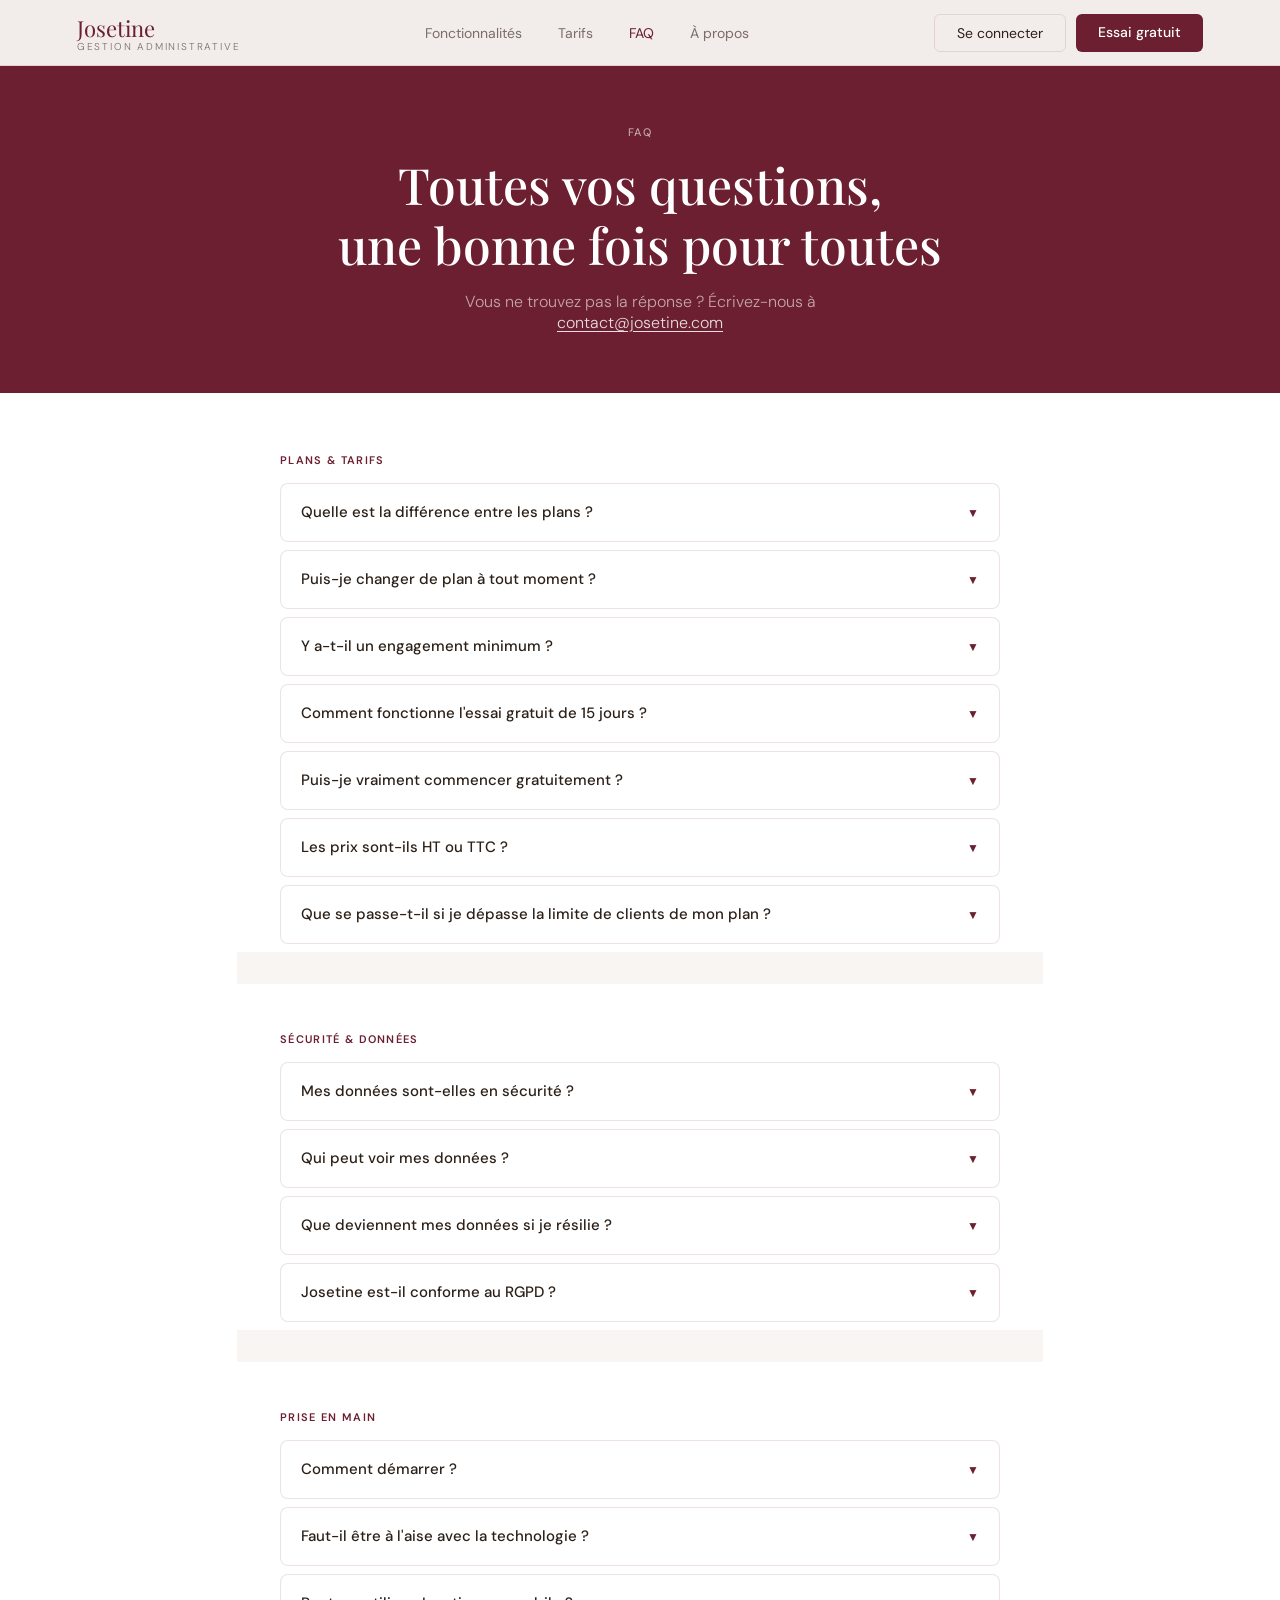
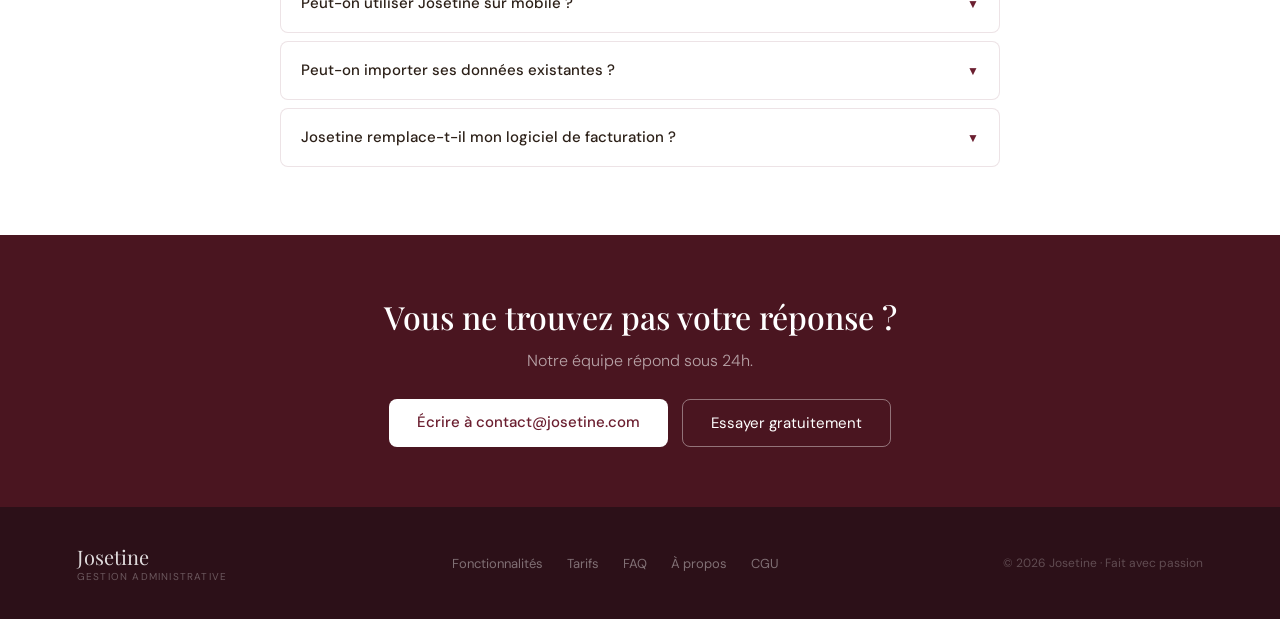
<file: faq.html>
<!DOCTYPE html>
<html lang="fr">
<head>
<meta charset="UTF-8">
<meta name="viewport" content="width=device-width, initial-scale=1.0">
<title>FAQ — Josetine</title>
<link rel="icon" type="image/svg+xml" href="favicon.svg">
<link rel="alternate icon" href="favicon.ico">
<link href="https://fonts.googleapis.com/css2?family=Playfair+Display:ital,wght@0,400;0,500;0,600;1,400&family=DM+Sans:wght@300;400;500&display=swap" rel="stylesheet">
<style>
:root{--bordeaux:#6B1F30;--bordeaux-dark:#4a1520;--creme:#FAF8F5;--creme-dark:#F0EDE8;--text:#2C2018;--text-muted:#7A6E68;--text-light:#A89E98;--border:rgba(107,31,48,0.12);}
*{margin:0;padding:0;box-sizing:border-box;}
body{font-family:'DM Sans',sans-serif;background:var(--creme);color:var(--text);overflow-x:hidden;}
nav{position:fixed;top:0;left:0;right:0;z-index:100;background:rgba(250,248,245,0.95);backdrop-filter:blur(12px);border-bottom:1px solid var(--border);padding:0 6%;height:66px;display:flex;align-items:center;justify-content:space-between;}
.nav-logo{font-family:'Playfair Display',serif;font-size:22px;color:var(--bordeaux);text-decoration:none;}
.nav-logo span{font-size:10px;font-family:'DM Sans',sans-serif;font-weight:300;color:var(--text-muted);display:block;letter-spacing:0.18em;text-transform:uppercase;margin-top:-3px;}
.nav-links{display:flex;align-items:center;gap:36px;}
.nav-links a{font-size:14px;color:var(--text-muted);text-decoration:none;transition:color 0.2s;}
.nav-links a:hover,.nav-links a.active{color:var(--bordeaux);}
.nav-cta{display:flex;gap:10px;}
.btn-ghost{padding:9px 22px;border:1px solid var(--border);border-radius:6px;font-size:14px;color:var(--text);background:none;cursor:pointer;font-family:'DM Sans',sans-serif;text-decoration:none;transition:all 0.2s;}
.btn-ghost:hover{border-color:var(--bordeaux);color:var(--bordeaux);}
.btn-main{padding:9px 22px;background:var(--bordeaux);color:white;border:none;border-radius:6px;font-size:14px;font-family:'DM Sans',sans-serif;cursor:pointer;text-decoration:none;font-weight:500;}
.btn-main:hover{background:var(--bordeaux-dark);}

.page-hero{padding:120px 6% 60px;background:var(--bordeaux);text-align:center;}
.page-hero-label{display:inline-block;font-size:11px;font-weight:500;color:rgba(255,255,255,0.6);text-transform:uppercase;letter-spacing:0.14em;margin-bottom:16px;}
.page-hero h1{font-family:'Playfair Display',serif;font-size:clamp(32px,4vw,50px);font-weight:500;color:white;margin-bottom:16px;line-height:1.2;}
.page-hero p{font-size:16px;color:rgba(255,255,255,0.6);font-weight:300;max-width:520px;margin:0 auto;}
.page-hero p a{color:rgba(255,255,255,0.85);text-decoration:underline;text-underline-offset:3px;}

.faq-sections{padding:60px 6%;background:white;}
.faq-sections-inner{max-width:720px;margin:0 auto;}

.faq-group{margin-bottom:0;}
.faq-group-title{font-size:11px;font-weight:600;color:var(--bordeaux);text-transform:uppercase;letter-spacing:0.12em;margin-bottom:16px;padding-top:48px;}
.faq-group:first-child .faq-group-title{padding-top:0;}

.faq-sep{height:32px;background:#F9F5F3;margin:0 -6%;}

.faq-item{border:1px solid rgba(107,31,48,0.12);border-radius:8px;margin-bottom:8px;background:white;overflow:hidden;}
.faq-q{display:flex;justify-content:space-between;align-items:center;padding:18px 20px;cursor:pointer;gap:16px;user-select:none;}
.faq-q-text{font-size:15px;font-weight:500;color:var(--text);line-height:1.4;}
.faq-chevron{font-size:12px;color:var(--bordeaux);transition:transform 0.3s ease;flex-shrink:0;}
.faq-item.open .faq-chevron{transform:rotate(180deg);}
.faq-a{max-height:0;overflow:hidden;transition:max-height 0.35s ease;}
.faq-item.open .faq-a{max-height:400px;}
.faq-a-inner{padding:0 20px 20px;font-size:15px;color:var(--text-muted);line-height:1.8;font-weight:300;}

.cta-band{background:var(--bordeaux-dark);padding:60px 6%;text-align:center;}
.cta-band h2{font-family:'Playfair Display',serif;font-size:clamp(24px,2.5vw,36px);font-weight:500;color:white;margin-bottom:12px;}
.cta-band p{font-size:16px;color:rgba(255,255,255,0.6);margin-bottom:28px;font-weight:300;}
.cta-btns{display:flex;gap:14px;justify-content:center;flex-wrap:wrap;}
.btn-cta-white{padding:13px 28px;background:white;color:var(--bordeaux);border:none;border-radius:8px;font-size:15px;font-family:'DM Sans',sans-serif;cursor:pointer;text-decoration:none;font-weight:500;display:inline-block;}
.btn-cta-white:hover{opacity:0.9;}
.btn-cta-outline{padding:13px 28px;border:1.5px solid rgba(255,255,255,0.4);color:white;border-radius:8px;font-size:15px;font-family:'DM Sans',sans-serif;cursor:pointer;text-decoration:none;background:none;display:inline-block;}
.btn-cta-outline:hover{background:rgba(255,255,255,0.1);}

footer{background:#2C1018;padding:36px 6%;}
.footer-inner{max-width:1200px;margin:0 auto;display:flex;justify-content:space-between;align-items:center;flex-wrap:wrap;gap:20px;}
.footer-logo{font-family:'Playfair Display',serif;font-size:20px;color:rgba(255,255,255,0.85);text-decoration:none;}
.footer-logo span{font-size:10px;font-family:'DM Sans',sans-serif;color:rgba(255,255,255,0.3);display:block;letter-spacing:0.12em;text-transform:uppercase;}
.footer-links{display:flex;gap:24px;}
.footer-links a{font-size:13px;color:rgba(255,255,255,0.4);text-decoration:none;transition:color 0.2s;}
.footer-links a:hover{color:white;}
.footer-copy{font-size:12px;color:rgba(255,255,255,0.25);}

.modal-overlay{display:none;position:fixed;inset:0;background:rgba(0,0,0,0.55);z-index:200;align-items:center;justify-content:center;}
.modal-overlay.open{display:flex;}
.modal{background:white;border-radius:16px;padding:40px;width:100%;max-width:420px;margin:16px;position:relative;}
.modal-logo{font-family:'Playfair Display',serif;font-size:26px;color:var(--bordeaux);margin-bottom:4px;}
.modal-sub{font-size:13px;color:var(--text-muted);margin-bottom:28px;}
.m-form-group{margin-bottom:16px;}
.m-label{font-size:11px;font-weight:500;color:var(--text);display:block;margin-bottom:6px;text-transform:uppercase;letter-spacing:0.06em;}
.m-input{width:100%;padding:11px 14px;border:1px solid var(--border);border-radius:8px;font-size:14px;font-family:'DM Sans',sans-serif;color:var(--text);background:var(--creme);outline:none;transition:border-color 0.2s;}
.m-input:focus{border-color:var(--bordeaux);}
.m-btn{width:100%;padding:13px;background:var(--bordeaux);color:white;border:none;border-radius:8px;font-size:15px;font-family:'DM Sans',sans-serif;font-weight:500;cursor:pointer;margin-top:8px;}
.m-btn:hover{background:var(--bordeaux-dark);}
.modal-footer-note{text-align:center;margin-top:18px;font-size:13px;color:var(--text-muted);}
.modal-footer-note a{color:var(--bordeaux);text-decoration:none;font-weight:500;}
.modal-close{position:absolute;top:14px;right:18px;background:none;border:none;font-size:24px;color:var(--text-muted);cursor:pointer;}

@media(max-width:900px){.nav-links{display:none;}}
@media(max-width:600px){.cta-btns{flex-direction:column;align-items:center;}}
</style>
<link rel="stylesheet" href="mobile-nav.css">
</head>
<body>

<nav>
  <a href="index.html" class="nav-logo">Josetine<span>Gestion administrative</span></a>
  <div class="nav-links">
    <a href="fonctionnalites.html">Fonctionnalités</a>
    <a href="tarifs.html">Tarifs</a>
    <a href="faq.html" class="active">FAQ</a>
    <a href="apropos.html">À propos</a>
  </div>
  <div class="nav-cta">
    <a href="#" class="btn-ghost" onclick="openModal('login');return false;">Se connecter</a>
    <a href="#" class="btn-main" onclick="openModal('signup');return false;">Essai gratuit</a>
  </div>
  <button class="nav-burger" id="navBurger" aria-label="Ouvrir le menu" aria-expanded="false" aria-controls="mobileMenu">
    <span></span><span></span><span></span>
  </button>
</nav>

<div class="mobile-menu" id="mobileMenu" aria-hidden="true">
  <a href="fonctionnalites.html">Fonctionnalités</a>
  <a href="tarifs.html">Tarifs</a>
  <a href="faq.html" class="active">FAQ</a>
  <a href="apropos.html">À propos</a>
  <div class="mobile-menu-cta">
    <a href="#" class="btn-ghost" onclick="openModal('login');return false;">Se connecter</a>
    <a href="#" class="btn-main" onclick="openModal('signup');return false;">Essai gratuit</a>
  </div>
</div>

<div class="page-hero">
  <span class="page-hero-label">FAQ</span>
  <h1>Toutes vos questions,<br>une bonne fois pour toutes</h1>
  <p>Vous ne trouvez pas la réponse ? Écrivez-nous à <a href="mailto:contact@josetine.com">contact@josetine.com</a></p>
</div>

<section class="faq-sections">
  <div class="faq-sections-inner">

    <div class="faq-group">
      <div class="faq-group-title">Plans &amp; Tarifs</div>

      <div class="faq-item">
        <div class="faq-q" onclick="toggleFaq(this)">
          <span class="faq-q-text">Quelle est la différence entre les plans ?</span>
          <span class="faq-chevron">▼</span>
        </div>
        <div class="faq-a"><div class="faq-a-inner">Josetine propose quatre plans : le plan Découverte (gratuit et sans engagement, 1 client), le plan Starter (12&nbsp;€ HT/mois en engagement annuel, ou 15&nbsp;€ HT/mois sans engagement, 3 clients), le plan Indépendant (29&nbsp;€ HT/mois, 10 clients, 2 utilisatrices) et le plan Studio (45&nbsp;€ HT/mois, illimité). Les plans Starter, Indépendant et Studio incluent 15 jours d'essai gratuit, sans carte bancaire.</div></div>
      </div>

      <div class="faq-item">
        <div class="faq-q" onclick="toggleFaq(this)">
          <span class="faq-q-text">Puis-je changer de plan à tout moment ?</span>
          <span class="faq-chevron">▼</span>
        </div>
        <div class="faq-a"><div class="faq-a-inner">Vous pouvez passer d'un plan à un autre (Découverte, Starter, Indépendant ou Studio) à tout moment depuis vos Paramètres.</div></div>
      </div>

      <div class="faq-item">
        <div class="faq-q" onclick="toggleFaq(this)">
          <span class="faq-q-text">Y a-t-il un engagement minimum ?</span>
          <span class="faq-chevron">▼</span>
        </div>
        <div class="faq-a"><div class="faq-a-inner">Le plan Découverte est gratuit et sans engagement. Pour les plans Starter, Indépendant et Studio, cela dépend du mode de facturation choisi. En mensuel, aucun engagement : vous pouvez résilier dès le mois suivant. En annuel, l'abonnement est engagé jusqu'à la fin de la période choisie (1 an), en échange d'un tarif réduit. Le plan Starter est ainsi facturé 15&nbsp;€ HT/mois sans engagement, ou 144&nbsp;€ HT/an (soit 12&nbsp;€ HT/mois) en engagement annuel. Les plans Starter, Indépendant et Studio incluent 15 jours d'essai gratuit sans carte bancaire avant de vous engager.</div></div>
      </div>

      <div class="faq-item">
        <div class="faq-q" onclick="toggleFaq(this)">
          <span class="faq-q-text">Comment fonctionne l'essai gratuit de 15 jours ?</span>
          <span class="faq-chevron">▼</span>
        </div>
        <div class="faq-a"><div class="faq-a-inner">Si vous choisissez le plan Starter, Indépendant ou Studio, vous accédez dès votre inscription au plan Indépendant complet pendant 15 jours, sans carte bancaire. Vous profitez de toutes les fonctionnalités&nbsp;: jusqu'à 10 clients, chronomètre, suivi facturation, module commercial, agenda... À J+15, vous choisissez de vous abonner au plan Indépendant (29&nbsp;€ HT/mois), Studio (45&nbsp;€ HT/mois) ou Starter (12&nbsp;€ HT/mois en engagement annuel, ou 15&nbsp;€ HT/mois sans engagement, 3 clients). Vos données sont conservées. Le plan Découverte, lui, ne passe pas par cette période d'essai&nbsp;: il est gratuit et accessible immédiatement, sans limite de durée.</div></div>
      </div>

      <div class="faq-item">
        <div class="faq-q" onclick="toggleFaq(this)">
          <span class="faq-q-text">Puis-je vraiment commencer gratuitement ?</span>
          <span class="faq-chevron">▼</span>
        </div>
        <div class="faq-a"><div class="faq-a-inner">Oui&nbsp;! Josetine se teste sans rien payer&nbsp;: le plan Découverte est gratuit et sans limite de durée, ou profitez de 15 jours d'essai gratuit sur le plan Starter, Indépendant ou Studio, sans carte bancaire. Vous ne payez qu'à l'issue de l'essai, si vous décidez de continuer.</div></div>
      </div>

      <div class="faq-item">
        <div class="faq-q" onclick="toggleFaq(this)">
          <span class="faq-q-text">Les prix sont-ils HT ou TTC ?</span>
          <span class="faq-chevron">▼</span>
        </div>
        <div class="faq-a"><div class="faq-a-inner">Tous les prix sont indiqués hors taxes (HT) et soumis à la TVA.</div></div>
      </div>

      <div class="faq-item">
        <div class="faq-q" onclick="toggleFaq(this)">
          <span class="faq-q-text">Que se passe-t-il si je dépasse la limite de clients de mon plan ?</span>
          <span class="faq-chevron">▼</span>
        </div>
        <div class="faq-a"><div class="faq-a-inner">Josetine vous préviendra quand vous approchez de la limite. Vous pourrez alors passer au plan supérieur en un clic.</div></div>
      </div>
    </div>

    <div class="faq-sep"></div>

    <div class="faq-group">
      <div class="faq-group-title">Sécurité &amp; Données</div>

      <div class="faq-item">
        <div class="faq-q" onclick="toggleFaq(this)">
          <span class="faq-q-text">Mes données sont-elles en sécurité ?</span>
          <span class="faq-chevron">▼</span>
        </div>
        <div class="faq-a"><div class="faq-a-inner">Oui. Josetine repose sur une architecture multi-tenant avec chiffrement AES-256 des données sensibles, hachage BCrypt des mots de passe, et hébergement sur des serveurs Railway localisés en Europe. Il est techniquement impossible pour un autre utilisateur d'accéder à vos données.</div></div>
      </div>

      <div class="faq-item">
        <div class="faq-q" onclick="toggleFaq(this)">
          <span class="faq-q-text">Qui peut voir mes données ?</span>
          <span class="faq-chevron">▼</span>
        </div>
        <div class="faq-a"><div class="faq-a-inner">Personne. Vos données ne sont jamais vendues, partagées ou exploitées à des fins commerciales. Seule vous y avez accès.</div></div>
      </div>

      <div class="faq-item">
        <div class="faq-q" onclick="toggleFaq(this)">
          <span class="faq-q-text">Que deviennent mes données si je résilie ?</span>
          <span class="faq-chevron">▼</span>
        </div>
        <div class="faq-a"><div class="faq-a-inner">Vos données sont supprimées immédiatement à la résiliation. Il n'est pas possible de les exporter, pensez donc à récupérer les informations dont vous auriez besoin avant de résilier.</div></div>
      </div>

      <div class="faq-item">
        <div class="faq-q" onclick="toggleFaq(this)">
          <span class="faq-q-text">Josetine est-il conforme au RGPD ?</span>
          <span class="faq-chevron">▼</span>
        </div>
        <div class="faq-a"><div class="faq-a-inner">Oui. Josetine est édité par une société française (SASU Josetine), hébergé en Europe, et respecte l'ensemble des obligations du RGPD. Vous pouvez exercer vos droits à tout moment en écrivant à <a href="mailto:contact@josetine.com" style="color:var(--bordeaux);">contact@josetine.com</a>.</div></div>
      </div>
    </div>

    <div class="faq-sep"></div>

    <div class="faq-group">
      <div class="faq-group-title">Prise en main</div>

      <div class="faq-item">
        <div class="faq-q" onclick="toggleFaq(this)">
          <span class="faq-q-text">Comment démarrer ?</span>
          <span class="faq-chevron">▼</span>
        </div>
        <div class="faq-a"><div class="faq-a-inner">Créez votre compte gratuitement en moins de 2 minutes, sans carte bancaire. Vous pouvez importer vos clients et fournisseurs depuis un fichier Excel dès le premier jour.</div></div>
      </div>

      <div class="faq-item">
        <div class="faq-q" onclick="toggleFaq(this)">
          <span class="faq-q-text">Faut-il être à l'aise avec la technologie ?</span>
          <span class="faq-chevron">▼</span>
        </div>
        <div class="faq-a"><div class="faq-a-inner">Non. Josetine a été conçu pour être intuitif et pris en main immédiatement, même sans formation technique. Si vous avez une question, l'onglet Suggestions dans l'application vous permet de nous contacter directement.</div></div>
      </div>

      <div class="faq-item">
        <div class="faq-q" onclick="toggleFaq(this)">
          <span class="faq-q-text">Peut-on utiliser Josetine sur mobile ?</span>
          <span class="faq-chevron">▼</span>
        </div>
        <div class="faq-a"><div class="faq-a-inner">Pas encore. Josetine est aujourd'hui optimisé pour une utilisation sur ordinateur ; l'accès mobile n'est pas disponible pour le moment.</div></div>
      </div>

      <div class="faq-item">
        <div class="faq-q" onclick="toggleFaq(this)">
          <span class="faq-q-text">Peut-on importer ses données existantes ?</span>
          <span class="faq-chevron">▼</span>
        </div>
        <div class="faq-a"><div class="faq-a-inner">Oui, Josetine propose des imports Excel pour les clients, fournisseurs et prospects, avec un modèle téléchargeable pour faciliter la migration.</div></div>
      </div>

      <div class="faq-item">
        <div class="faq-q" onclick="toggleFaq(this)">
          <span class="faq-q-text">Josetine remplace-t-il mon logiciel de facturation ?</span>
          <span class="faq-chevron">▼</span>
        </div>
        <div class="faq-a"><div class="faq-a-inner">Non, et c'est volontaire. Josetine n'est pas (encore) un outil de facturation, mais suit votre rentabilité et prépare vos montants à facturer. La facturation électronique arrive&nbsp;: Josetine s'y prépare. En attendant, continuez avec votre logiciel de facturation habituel pour éditer vos factures. Josetine se concentre sur ce que ces logiciels ne font pas&nbsp;: centraliser le pilotage quotidien de vos clients — suivi du temps, rentabilité, fournisseurs, tâches, RH, échéances, tout au même endroit, sans jongler entre dix outils.</div></div>
      </div>
    </div>

  </div>
</section>

<section class="cta-band">
  <h2>Vous ne trouvez pas votre réponse ?</h2>
  <p>Notre équipe répond sous 24h.</p>
  <div class="cta-btns">
    <a href="mailto:contact@josetine.com" class="btn-cta-white">Écrire à contact@josetine.com</a>
    <a href="#" class="btn-cta-outline" onclick="openModal('signup');return false;">Essayer gratuitement</a>
  </div>
</section>

<footer>
  <div class="footer-inner">
    <a href="index.html" class="footer-logo">Josetine<span>Gestion administrative</span></a>
    <div class="footer-links">
      <a href="fonctionnalites.html">Fonctionnalités</a>
      <a href="tarifs.html">Tarifs</a>
      <a href="faq.html">FAQ</a>
      <a href="apropos.html">À propos</a>
      <a href="#">CGU</a>
    </div>
    <div class="footer-copy">© 2026 Josetine · Fait avec passion</div>
  </div>
</footer>

<div class="modal-overlay" id="loginModal">
  <div class="modal">
    <button class="modal-close" onclick="closeModal('login')">×</button>
    <div class="modal-logo">Josetine</div>
    <div class="modal-sub">Connectez-vous à votre espace</div>
    <div class="m-form-group"><label class="m-label">Email</label><input type="email" class="m-input" placeholder="votre@email.fr"></div>
    <div class="m-form-group"><label class="m-label">Mot de passe</label><input type="password" class="m-input" placeholder="••••••••"></div>
    <button class="m-btn" onclick="window.location.href='https://app.martines.app'">Se connecter</button>
    <div class="modal-footer-note">Pas encore de compte ? <a href="#" onclick="switchModal('login','signup');return false;">Créer un compte</a></div>
  </div>
</div>

<div class="modal-overlay" id="signupModal">
  <div class="modal" id="signup-modal-inner">
    <button class="modal-close" onclick="closeModal('signup')">×</button>
    <div class="modal-logo">Josetine</div>
    <div class="modal-sub">Rejoignez la liste d'attente</div>
    <div class="m-form-group"><label class="m-label">Prénom</label><input type="text" id="signup-prenom" class="m-input" placeholder="Marie"></div>
    <div class="m-form-group"><label class="m-label">Nom</label><input type="text" id="signup-nom" class="m-input" placeholder="Martin"></div>
    <div class="m-form-group"><label class="m-label">Email</label><input type="email" id="signup-email" class="m-input" placeholder="marie@email.fr"></div>
    <div class="m-form-group"><label class="m-label">Téléphone</label><input type="tel" id="signup-telephone" class="m-input" placeholder="06 12 34 56 78" required></div>
    <div id="signup-error" style="font-size:13px;color:#c0392b;margin-bottom:8px;min-height:18px"></div>
    <button class="m-btn" onclick="submitWaitingList()">Rejoindre la liste d'attente</button>
    <div class="modal-footer-note">Déjà un compte ? <a href="#" onclick="switchModal('signup','login');return false;">Se connecter</a></div>
  </div>
</div>

<script src="mobile-nav.js"></script>
<script>
function openModal(t){document.getElementById(t+'Modal').classList.add('open');}
function closeModal(t){document.getElementById(t+'Modal').classList.remove('open');}
function switchModal(a,b){closeModal(a);setTimeout(()=>openModal(b),100);}
document.querySelectorAll('.modal-overlay').forEach(m=>{m.addEventListener('click',function(e){if(e.target===this)this.classList.remove('open');});});

function toggleFaq(btn){
  const item=btn.closest('.faq-item');
  const isOpen=item.classList.contains('open');
  document.querySelectorAll('.faq-item.open').forEach(el=>el.classList.remove('open'));
  if(!isOpen)item.classList.add('open');
}

async function submitWaitingList(){
  const prenom=(document.getElementById('signup-prenom')?.value||'').trim();
  const nom=(document.getElementById('signup-nom')?.value||'').trim();
  const email=(document.getElementById('signup-email')?.value||'').trim();
  const telephone=(document.getElementById('signup-telephone')?.value||'').trim();
  const errEl=document.getElementById('signup-error');
  if(errEl)errEl.textContent='';
  if(!prenom||!nom||!email||!telephone){
    if(errEl)errEl.textContent='Veuillez remplir tous les champs.';
    return;
  }
  try{
    const r=await fetch('https://app.martines.app/api/liste-attente',{
      method:'POST',
      headers:{'Content-Type':'application/json'},
      body:JSON.stringify({prenom,nom,email,telephone,type_compte:'independant'}),
    });
    const data=await r.json().catch(()=>({}));
    if(r.ok){
      document.getElementById('signup-modal-inner').innerHTML=`
        <div style="text-align:center;padding:24px 0">
          <div style="font-size:2.5rem;margin-bottom:16px">🎉</div>
          <div class="modal-logo">Josetine</div>
          <p style="margin-top:16px;font-size:1rem;color:var(--text);line-height:1.7;max-width:300px;margin-left:auto;margin-right:auto">
            Merci&nbsp;! Vous êtes sur notre liste d'attente, nous vous contacterons très bientôt.
          </p>
          <button class="m-btn" style="margin-top:24px" onclick="closeModal('signup')">Fermer</button>
        </div>`;
    }else{
      if(errEl)errEl.textContent=data.error||'Une erreur est survenue, réessayez.';
    }
  }catch(e){
    if(errEl)errEl.textContent='Impossible de se connecter. Réessayez.';
  }
}
</script>
</body>
</html>
</file>
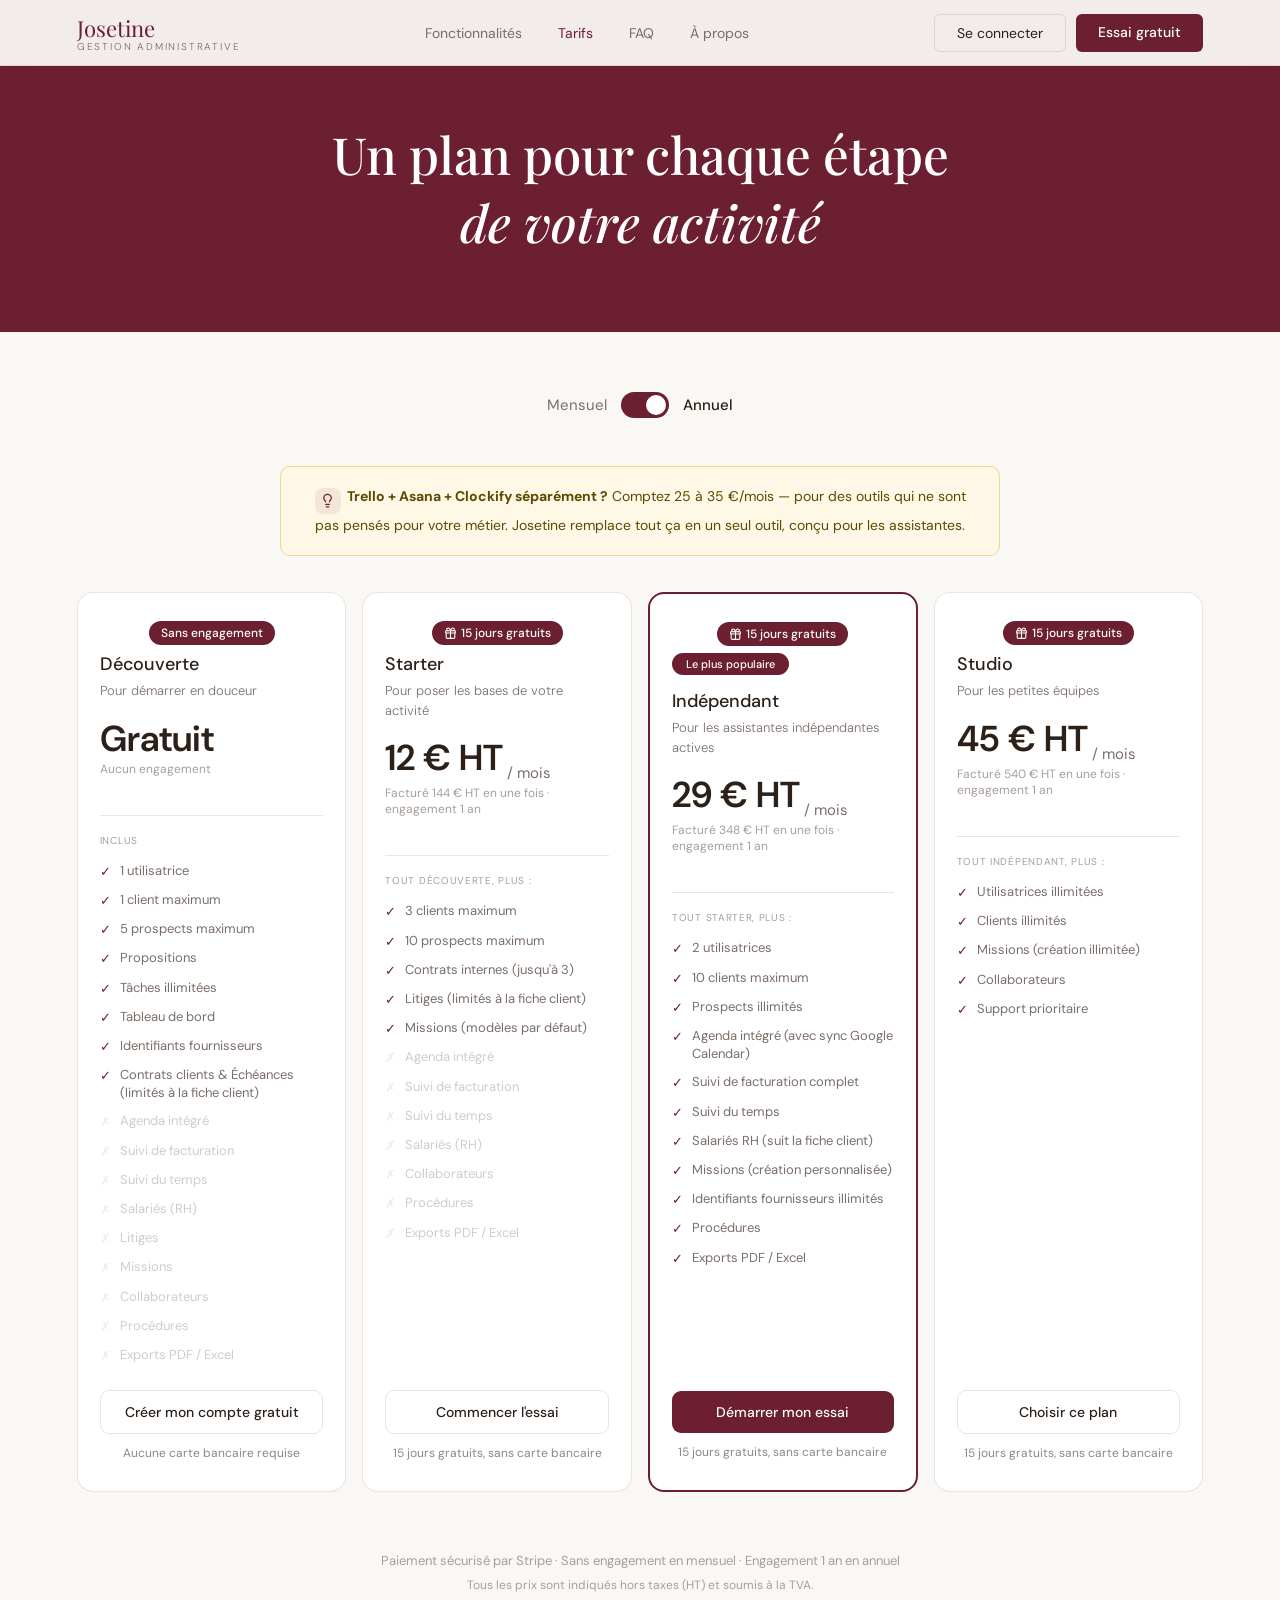
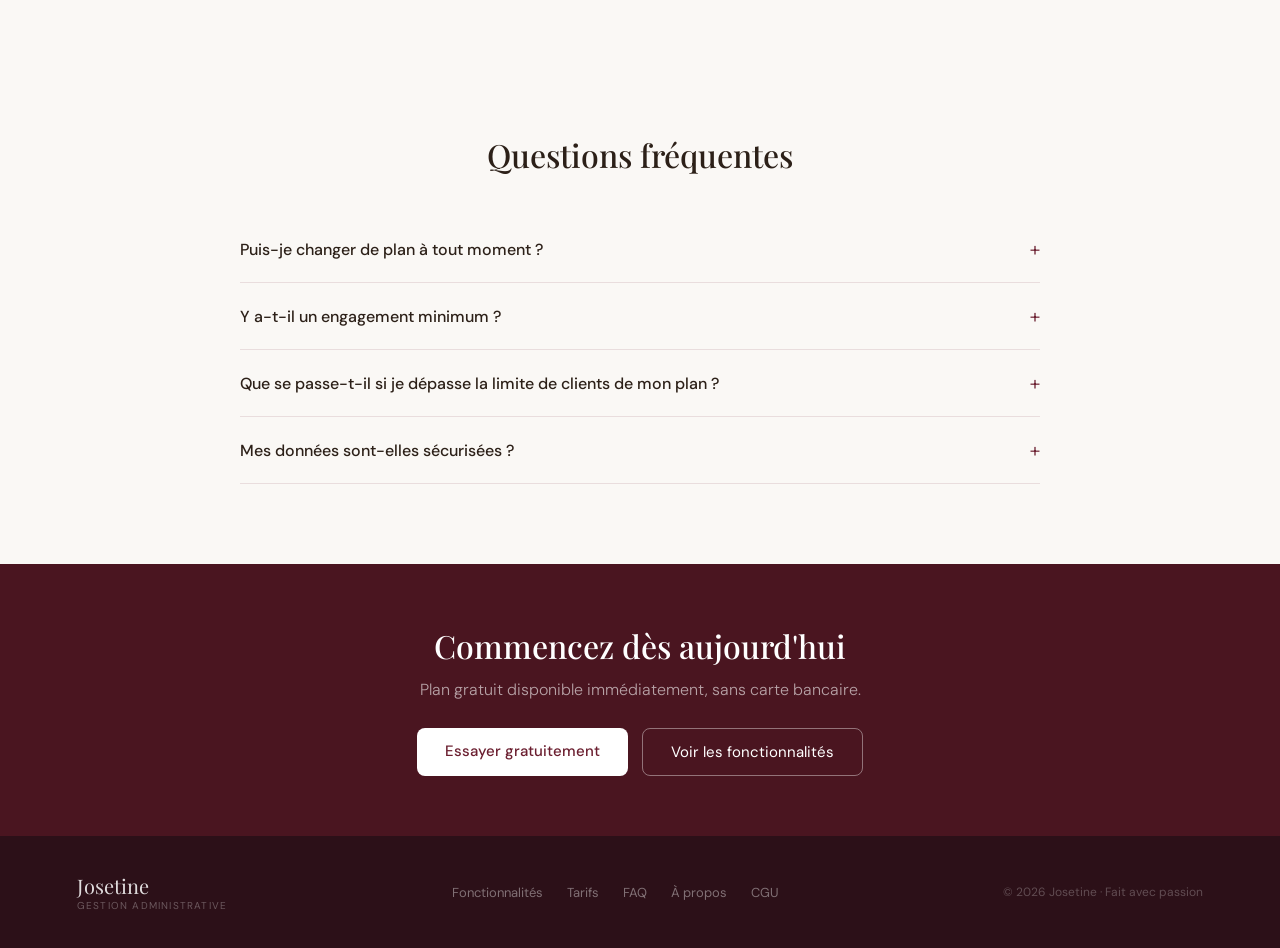
<file: tarifs.html>
<!DOCTYPE html>
<html lang="fr">
<head>
<meta charset="UTF-8">
<meta name="viewport" content="width=device-width, initial-scale=1.0">
<title>Tarifs — Josetine</title>
<link rel="icon" type="image/svg+xml" href="favicon.svg">
<link rel="alternate icon" href="favicon.ico">
<link href="https://fonts.googleapis.com/css2?family=Playfair+Display:ital,wght@0,400;0,500;0,600;1,400&family=DM+Sans:wght@300;400;500&display=swap" rel="stylesheet">
<style>
:root{--bordeaux:#6B1F30;--bordeaux-dark:#4a1520;--creme:#FAF8F5;--creme-dark:#F0EDE8;--text:#2C2018;--text-muted:#7A6E68;--text-light:#A89E98;--border:rgba(107,31,48,0.12);}
*{margin:0;padding:0;box-sizing:border-box;}
body{font-family:'DM Sans',sans-serif;background:var(--creme);color:var(--text);overflow-x:hidden;}
nav{position:fixed;top:0;left:0;right:0;z-index:100;background:rgba(250,248,245,0.95);backdrop-filter:blur(12px);border-bottom:1px solid var(--border);padding:0 6%;height:66px;display:flex;align-items:center;justify-content:space-between;}
.nav-logo{font-family:'Playfair Display',serif;font-size:22px;color:var(--bordeaux);text-decoration:none;}
.nav-logo span{font-size:10px;font-family:'DM Sans',sans-serif;font-weight:300;color:var(--text-muted);display:block;letter-spacing:0.18em;text-transform:uppercase;margin-top:-3px;}
.nav-links{display:flex;align-items:center;gap:36px;}
.nav-links a{font-size:14px;color:var(--text-muted);text-decoration:none;transition:color 0.2s;}
.nav-links a:hover,.nav-links a.active{color:var(--bordeaux);}
.nav-cta{display:flex;gap:10px;}
.btn-ghost{padding:9px 22px;border:1px solid var(--border);border-radius:6px;font-size:14px;color:var(--text);background:none;cursor:pointer;font-family:'DM Sans',sans-serif;text-decoration:none;transition:all 0.2s;}
.btn-ghost:hover{border-color:var(--bordeaux);color:var(--bordeaux);}
.btn-main{padding:9px 22px;background:var(--bordeaux);color:white;border:none;border-radius:6px;font-size:14px;font-family:'DM Sans',sans-serif;cursor:pointer;text-decoration:none;font-weight:500;}

.page-hero{padding:120px 6% 60px;background:var(--bordeaux);text-align:center;}
.page-hero h1{font-family:'Playfair Display',serif;font-size:clamp(36px,4vw,52px);font-weight:500;color:white;margin-bottom:16px;}
.page-hero p{font-size:17px;color:rgba(255,255,255,0.65);font-weight:300;max-width:520px;margin:0 auto;}

.pricing-section{padding:60px 6% 80px;}
.pricing-inner{max-width:1280px;margin:0 auto;}

.toggle-wrap{display:flex;align-items:center;justify-content:center;gap:14px;margin-bottom:48px;}
.toggle-label{font-size:15px;color:var(--text-muted);}
.toggle-label.on{color:var(--text);font-weight:500;}
.toggle-track{width:48px;height:26px;background:var(--bordeaux);border-radius:13px;position:relative;cursor:pointer;transition:background 0.2s;}
.toggle-thumb{width:20px;height:20px;background:white;border-radius:50%;position:absolute;top:3px;left:3px;transition:left 0.2s;}
.toggle-thumb.right{left:25px;}
.saving-pill{background:#EAF3DE;color:#3B6D11;font-size:12px;padding:4px 12px;border-radius:20px;font-weight:500;}
.promo-icon{display:inline-flex;align-items:center;justify-content:center;width:26px;height:26px;border-radius:8px;background:rgba(107,31,48,0.08);color:#6B1F30;vertical-align:-7px;margin-right:6px;flex-shrink:0;}
.promo-icon svg{width:15px;height:15px;}
.plan-gift-icon{display:inline-flex;vertical-align:-3px;margin-right:4px;}
.plan-gift-icon svg{width:13px;height:13px;}

.plans{display:grid;grid-template-columns:repeat(4,1fr);gap:16px;margin-bottom:60px;}
.plan{background:white;border:1px solid var(--border);border-radius:16px;padding:28px 22px;display:flex;flex-direction:column;transition:box-shadow 0.2s;}
.plan:hover{box-shadow:0 8px 32px rgba(107,31,48,0.1);}
.plan.featured{border:2px solid var(--bordeaux);}
.plan-badge{background:var(--bordeaux);color:white;font-size:11px;padding:4px 14px;border-radius:20px;align-self:flex-start;margin-bottom:14px;font-weight:500;}
.plan-name{font-size:18px;font-weight:500;margin-bottom:5px;color:var(--text);}
.plan-tagline{font-size:13px;color:var(--text-muted);margin-bottom:20px;font-weight:300;line-height:1.5;}
.plan-price{font-size:36px;font-weight:600;color:var(--text);line-height:1;}
.plan-price sub{font-size:15px;font-weight:400;color:var(--text-muted);}
.plan-period{font-size:12px;color:var(--text-light);margin-top:4px;margin-bottom:20px;}
.plan-divider{border:none;border-top:1px solid var(--border);margin:18px 0;}
.plan-section-label{font-size:10px;color:var(--text-light);text-transform:uppercase;letter-spacing:0.07em;margin-bottom:10px;}
.plan-feature{display:flex;gap:9px;font-size:13px;color:var(--text-muted);padding:5px 0;align-items:flex-start;line-height:1.4;}
.plan-feature.off{opacity:0.35;}
.check{color:var(--bordeaux);flex-shrink:0;font-size:13px;margin-top:1px;}
.plan-btn{margin-top:auto;padding-top:20px;}
.plan-btn a{display:block;text-align:center;padding:12px;border-radius:9px;font-size:14px;font-weight:500;text-decoration:none;transition:all 0.2s;font-family:'DM Sans',sans-serif;}
.btn-outline-plan a{border:1px solid var(--border);color:var(--text);}
.btn-outline-plan a:hover{border-color:var(--bordeaux);color:var(--bordeaux);}
.btn-fill-plan a{background:var(--bordeaux);color:white;}
.btn-fill-plan a:hover{background:var(--bordeaux-dark);}

.faq{padding:0 6% 80px;}
.faq-inner{max-width:800px;margin:0 auto;}
.faq-title{font-family:'Playfair Display',serif;font-size:clamp(26px,2.5vw,36px);font-weight:500;text-align:center;margin-bottom:40px;}
.faq-item{border-bottom:1px solid var(--border);padding:20px 0;}
.faq-q{font-size:16px;font-weight:500;color:var(--text);cursor:pointer;display:flex;justify-content:space-between;align-items:center;gap:16px;}
.faq-q span{font-size:20px;color:var(--bordeaux);font-weight:300;flex-shrink:0;}
.faq-a{font-size:15px;color:var(--text-muted);line-height:1.7;font-weight:300;margin-top:12px;display:none;}
.faq-a.open{display:block;}

.cta-band{background:var(--bordeaux-dark);padding:60px 6%;text-align:center;}
.cta-band h2{font-family:'Playfair Display',serif;font-size:clamp(24px,2.5vw,36px);font-weight:500;color:white;margin-bottom:12px;}
.cta-band p{font-size:16px;color:rgba(255,255,255,0.6);margin-bottom:28px;font-weight:300;}
.cta-btns{display:flex;gap:14px;justify-content:center;flex-wrap:wrap;}
.btn-cta-white{padding:13px 28px;background:white;color:var(--bordeaux);border:none;border-radius:8px;font-size:15px;font-family:'DM Sans',sans-serif;cursor:pointer;text-decoration:none;font-weight:500;display:inline-block;}
.btn-cta-outline{padding:13px 28px;border:1.5px solid rgba(255,255,255,0.4);color:white;border-radius:8px;font-size:15px;font-family:'DM Sans',sans-serif;cursor:pointer;text-decoration:none;background:none;display:inline-block;}

footer{background:#2C1018;padding:36px 6%;}
.footer-inner{max-width:1200px;margin:0 auto;display:flex;justify-content:space-between;align-items:center;flex-wrap:wrap;gap:20px;}
.footer-logo{font-family:'Playfair Display',serif;font-size:20px;color:rgba(255,255,255,0.85);text-decoration:none;}
.footer-logo span{font-size:10px;font-family:'DM Sans',sans-serif;color:rgba(255,255,255,0.3);display:block;letter-spacing:0.12em;text-transform:uppercase;}
.footer-links{display:flex;gap:24px;}
.footer-links a{font-size:13px;color:rgba(255,255,255,0.4);text-decoration:none;transition:color 0.2s;}
.footer-links a:hover{color:white;}
.footer-copy{font-size:12px;color:rgba(255,255,255,0.25);}

.modal-overlay{display:none;position:fixed;inset:0;background:rgba(0,0,0,0.55);z-index:200;align-items:center;justify-content:center;}
.modal-overlay.open{display:flex;}
.modal{background:white;border-radius:16px;padding:40px;width:100%;max-width:420px;margin:16px;position:relative;}
.modal-logo{font-family:'Playfair Display',serif;font-size:26px;color:var(--bordeaux);margin-bottom:4px;}
.modal-sub{font-size:13px;color:var(--text-muted);margin-bottom:28px;}
.m-form-group{margin-bottom:16px;}
.m-label{font-size:11px;font-weight:500;color:var(--text);display:block;margin-bottom:6px;text-transform:uppercase;letter-spacing:0.06em;}
.m-input{width:100%;padding:11px 14px;border:1px solid var(--border);border-radius:8px;font-size:14px;font-family:'DM Sans',sans-serif;color:var(--text);background:var(--creme);outline:none;transition:border-color 0.2s;}
.m-input:focus{border-color:var(--bordeaux);}
.m-btn{width:100%;padding:13px;background:var(--bordeaux);color:white;border:none;border-radius:8px;font-size:15px;font-family:'DM Sans',sans-serif;font-weight:500;cursor:pointer;margin-top:8px;}
.modal-footer-note{text-align:center;margin-top:18px;font-size:13px;color:var(--text-muted);}
.modal-footer-note a{color:var(--bordeaux);text-decoration:none;font-weight:500;}
.modal-close{position:absolute;top:14px;right:18px;background:none;border:none;font-size:24px;color:var(--text-muted);cursor:pointer;}
@media(max-width:1250px){.plans{grid-template-columns:1fr 1fr;}}
@media(max-width:900px){.nav-links{display:none;}}
@media(max-width:600px){.plans{grid-template-columns:1fr;}}
</style>
<link rel="stylesheet" href="mobile-nav.css">
</head>
<body>
<nav>
  <a href="index.html" class="nav-logo">Josetine<span>Gestion administrative</span></a>
  <div class="nav-links">
    <a href="fonctionnalites.html">Fonctionnalités</a>
    <a href="tarifs.html" class="active">Tarifs</a>
    <a href="faq.html">FAQ</a>
    <a href="apropos.html">À propos</a>
  </div>
  <div class="nav-cta">
    <a href="#" class="btn-ghost" onclick="openModal('login');return false;">Se connecter</a>
    <a href="#" class="btn-main" onclick="openModal('signup');return false;">Essai gratuit</a>
  </div>
  <button class="nav-burger" id="navBurger" aria-label="Ouvrir le menu" aria-expanded="false" aria-controls="mobileMenu">
    <span></span><span></span><span></span>
  </button>
</nav>

<div class="mobile-menu" id="mobileMenu" aria-hidden="true">
  <a href="fonctionnalites.html">Fonctionnalités</a>
  <a href="tarifs.html" class="active">Tarifs</a>
  <a href="faq.html">FAQ</a>
  <a href="apropos.html">À propos</a>
  <div class="mobile-menu-cta">
    <a href="#" class="btn-ghost" onclick="openModal('login');return false;">Se connecter</a>
    <a href="#" class="btn-main" onclick="openModal('signup');return false;">Essai gratuit</a>
  </div>
</div>

<div class="page-hero">
  <h1>Un plan pour chaque étape<br><em>de votre activité</em></h1>
</div>

<section class="pricing-section">
  <div class="pricing-inner">
    <div class="toggle-wrap">
      <span class="toggle-label" id="label-monthly">Mensuel</span>
      <div class="toggle-track" id="billingToggle" onclick="toggleBilling()">
        <div class="toggle-thumb right" id="toggleThumb"></div>
      </div>
      <span class="toggle-label on" id="label-annual">Annuel</span>
    </div>

    <div style="text-align:center;max-width:720px;margin:0 auto 36px;padding:18px 24px;background:#FFF8E7;border-radius:10px;border:1px solid #F0D88A;">
      <p style="font-size:14px;color:#5C4A00;line-height:1.7;font-weight:400;"><span class="promo-icon"><svg xmlns="http://www.w3.org/2000/svg" viewBox="0 0 24 24" fill="none" stroke="currentColor" stroke-width="2" stroke-linecap="round" stroke-linejoin="round"><path d="M15 14c.2-1 .7-1.7 1.5-2.5 1-.9 1.5-2.2 1.5-3.5A6 6 0 0 0 6 8c0 1 .2 2.2 1.5 3.5.7.7 1.3 1.5 1.5 2.5"/><path d="M9 18h6"/><path d="M10 22h4"/></svg></span><strong>Trello + Asana + Clockify séparément ?</strong> Comptez 25 à 35 €/mois — pour des outils qui ne sont pas pensés pour votre métier. Josetine remplace tout ça en un seul outil, conçu pour les assistantes.</p>
    </div>

    <div class="plans">

      <div class="plan">
        <div style="text-align:center;margin-bottom:10px"><span style="background:#6B1F30;color:white;font-size:12px;font-weight:500;padding:4px 12px;border-radius:20px">Sans engagement</span></div>
        <div class="plan-name">Découverte</div>
        <div class="plan-tagline">Pour démarrer en douceur</div>
        <div class="plan-price">Gratuit</div>
        <div class="plan-period">Aucun engagement</div>
        <hr class="plan-divider">
        <div class="plan-section-label">Inclus</div>
        <div class="plan-feature"><span class="check">✓</span>1 utilisatrice</div>
        <div class="plan-feature"><span class="check">✓</span>1 client maximum</div>
        <div class="plan-feature"><span class="check">✓</span>5 prospects maximum</div>
        <div class="plan-feature"><span class="check">✓</span>Propositions</div>
        <div class="plan-feature"><span class="check">✓</span>Tâches illimitées</div>
        <div class="plan-feature"><span class="check">✓</span>Tableau de bord</div>
        <div class="plan-feature"><span class="check">✓</span>Identifiants fournisseurs</div>
        <div class="plan-feature"><span class="check">✓</span>Contrats clients &amp; Échéances (limités à la fiche client)</div>
        <div class="plan-feature off"><span class="check" style="color:#ccc">✗</span>Agenda intégré</div>
        <div class="plan-feature off"><span class="check" style="color:#ccc">✗</span>Suivi de facturation</div>
        <div class="plan-feature off"><span class="check" style="color:#ccc">✗</span>Suivi du temps</div>
        <div class="plan-feature off"><span class="check" style="color:#ccc">✗</span>Salariés (RH)</div>
        <div class="plan-feature off"><span class="check" style="color:#ccc">✗</span>Litiges</div>
        <div class="plan-feature off"><span class="check" style="color:#ccc">✗</span>Missions</div>
        <div class="plan-feature off"><span class="check" style="color:#ccc">✗</span>Collaborateurs</div>
        <div class="plan-feature off"><span class="check" style="color:#ccc">✗</span>Procédures</div>
        <div class="plan-feature off"><span class="check" style="color:#ccc">✗</span>Exports PDF / Excel</div>
        <div class="plan-btn btn-outline-plan"><a href="#" onclick="openSignupForPlan('Découverte');return false;">Créer mon compte gratuit</a></div>
        <p style="text-align:center;font-size:12px;color:#888;margin-top:10px;line-height:1.6">Aucune carte bancaire requise</p>
      </div>

      <div class="plan">
        <div style="text-align:center;margin-bottom:10px"><span style="background:#6B1F30;color:white;font-size:12px;font-weight:500;padding:4px 12px;border-radius:20px"><span class="plan-gift-icon"><svg xmlns="http://www.w3.org/2000/svg" viewBox="0 0 24 24" fill="none" stroke="currentColor" stroke-width="2" stroke-linecap="round" stroke-linejoin="round"><path d="M12 7v14"/><path d="M20 11v8a2 2 0 0 1-2 2H6a2 2 0 0 1-2-2v-8"/><path d="M7.5 7a1 1 0 0 1 0-5A4.8 8 0 0 1 12 7a4.8 8 0 0 1 4.5-5 1 1 0 0 1 0 5"/><rect x="3" y="7" width="18" height="4" rx="1"/></svg></span>15 jours gratuits</span></div>
        <div class="plan-name">Starter</div>
        <div class="plan-tagline">Pour poser les bases de votre activité</div>
        <div class="plan-price" id="p-sta">12 € HT<sub> / mois</sub></div>
        <div class="plan-period" id="per-sta">Facturé 144 € HT en une fois · engagement 1 an</div>
        <hr class="plan-divider">
        <div class="plan-section-label">Tout Découverte, plus :</div>
        <div class="plan-feature"><span class="check">✓</span>3 clients maximum</div>
        <div class="plan-feature"><span class="check">✓</span>10 prospects maximum</div>
        <div class="plan-feature"><span class="check">✓</span>Contrats internes (jusqu'à 3)</div>
        <div class="plan-feature"><span class="check">✓</span>Litiges (limités à la fiche client)</div>
        <div class="plan-feature"><span class="check">✓</span>Missions (modèles par défaut)</div>
        <div class="plan-feature off"><span class="check" style="color:#ccc">✗</span>Agenda intégré</div>
        <div class="plan-feature off"><span class="check" style="color:#ccc">✗</span>Suivi de facturation</div>
        <div class="plan-feature off"><span class="check" style="color:#ccc">✗</span>Suivi du temps</div>
        <div class="plan-feature off"><span class="check" style="color:#ccc">✗</span>Salariés (RH)</div>
        <div class="plan-feature off"><span class="check" style="color:#ccc">✗</span>Collaborateurs</div>
        <div class="plan-feature off"><span class="check" style="color:#ccc">✗</span>Procédures</div>
        <div class="plan-feature off"><span class="check" style="color:#ccc">✗</span>Exports PDF / Excel</div>
        <div class="plan-btn btn-outline-plan"><a href="#" onclick="openSignupForPlan('Starter');return false;">Commencer l'essai</a></div>
        <p style="text-align:center;font-size:12px;color:#888;margin-top:10px;line-height:1.6">15 jours gratuits, sans carte bancaire</p>
      </div>

      <div class="plan featured">
        <div style="text-align:center;margin-bottom:10px"><span style="background:#6B1F30;color:white;font-size:12px;font-weight:500;padding:4px 12px;border-radius:20px"><span class="plan-gift-icon"><svg xmlns="http://www.w3.org/2000/svg" viewBox="0 0 24 24" fill="none" stroke="currentColor" stroke-width="2" stroke-linecap="round" stroke-linejoin="round"><path d="M12 7v14"/><path d="M20 11v8a2 2 0 0 1-2 2H6a2 2 0 0 1-2-2v-8"/><path d="M7.5 7a1 1 0 0 1 0-5A4.8 8 0 0 1 12 7a4.8 8 0 0 1 4.5-5 1 1 0 0 1 0 5"/><rect x="3" y="7" width="18" height="4" rx="1"/></svg></span>15 jours gratuits</span></div>
        <div class="plan-badge">Le plus populaire</div>
        <div class="plan-name">Indépendant</div>
        <div class="plan-tagline">Pour les assistantes indépendantes actives</div>
        <div class="plan-price" id="p-ind">29 € HT<sub> / mois</sub></div>
        <div class="plan-period" id="per-ind">Facturé 348 € HT en une fois · engagement 1 an</div>
        <hr class="plan-divider">
        <div class="plan-section-label">Tout Starter, plus :</div>
        <div class="plan-feature"><span class="check">✓</span>2 utilisatrices</div>
        <div class="plan-feature"><span class="check">✓</span>10 clients maximum</div>
        <div class="plan-feature"><span class="check">✓</span>Prospects illimités</div>
        <div class="plan-feature"><span class="check">✓</span>Agenda intégré (avec sync Google Calendar)</div>
        <div class="plan-feature"><span class="check">✓</span>Suivi de facturation complet</div>
        <div class="plan-feature"><span class="check">✓</span>Suivi du temps</div>
        <div class="plan-feature"><span class="check">✓</span>Salariés RH (suit la fiche client)</div>
        <div class="plan-feature"><span class="check">✓</span>Missions (création personnalisée)</div>
        <div class="plan-feature"><span class="check">✓</span>Identifiants fournisseurs illimités</div>
        <div class="plan-feature"><span class="check">✓</span>Procédures</div>
        <div class="plan-feature"><span class="check">✓</span>Exports PDF / Excel</div>
        <div class="plan-btn btn-fill-plan"><a href="#" onclick="openSignupForPlan('Indépendant');return false;">Démarrer mon essai</a></div>
        <p style="text-align:center;font-size:12px;color:#888;margin-top:10px;line-height:1.6">15 jours gratuits, sans carte bancaire</p>
      </div>

      <div class="plan">
        <div style="text-align:center;margin-bottom:10px"><span style="background:#6B1F30;color:white;font-size:12px;font-weight:500;padding:4px 12px;border-radius:20px"><span class="plan-gift-icon"><svg xmlns="http://www.w3.org/2000/svg" viewBox="0 0 24 24" fill="none" stroke="currentColor" stroke-width="2" stroke-linecap="round" stroke-linejoin="round"><path d="M12 7v14"/><path d="M20 11v8a2 2 0 0 1-2 2H6a2 2 0 0 1-2-2v-8"/><path d="M7.5 7a1 1 0 0 1 0-5A4.8 8 0 0 1 12 7a4.8 8 0 0 1 4.5-5 1 1 0 0 1 0 5"/><rect x="3" y="7" width="18" height="4" rx="1"/></svg></span>15 jours gratuits</span></div>
        <div class="plan-name">Studio</div>
        <div class="plan-tagline">Pour les petites équipes</div>
        <div class="plan-price" id="p-stu">45 € HT<sub> / mois</sub></div>
        <div class="plan-period" id="per-stu">Facturé 540 € HT en une fois · engagement 1 an</div>
        <hr class="plan-divider">
        <div class="plan-section-label">Tout Indépendant, plus :</div>
        <div class="plan-feature"><span class="check">✓</span>Utilisatrices illimitées</div>
        <div class="plan-feature"><span class="check">✓</span>Clients illimités</div>
        <div class="plan-feature"><span class="check">✓</span>Missions (création illimitée)</div>
        <div class="plan-feature"><span class="check">✓</span>Collaborateurs</div>
        <div class="plan-feature"><span class="check">✓</span>Support prioritaire</div>
        <div class="plan-btn btn-outline-plan"><a href="#" onclick="openSignupForPlan('Studio');return false;">Choisir ce plan</a></div>
        <p style="text-align:center;font-size:12px;color:#888;margin-top:10px;line-height:1.6">15 jours gratuits, sans carte bancaire</p>
      </div>

    </div>

    <div style="text-align:center;font-size:13px;color:var(--text-light);margin-bottom:8px;">
      Paiement sécurisé par Stripe · Sans engagement en mensuel · Engagement 1 an en annuel
    </div>
    <div style="text-align:center;font-size:12px;color:var(--text-light);margin-bottom:60px;">
      Tous les prix sont indiqués hors taxes (HT) et soumis à la TVA.
    </div>
  </div>
</section>

<section class="faq">
  <div class="faq-inner">
    <div class="faq-title">Questions fréquentes</div>
    <div class="faq-item">
      <div class="faq-q" onclick="toggleFaq(this)">Puis-je changer de plan à tout moment ? <span>+</span></div>
      <div class="faq-a">Oui, vous pouvez passer à un plan supérieur ou inférieur à tout moment. Le changement prend effet immédiatement et la facturation est ajustée au prorata.</div>
    </div>
    <div class="faq-item">
      <div class="faq-q" onclick="toggleFaq(this)">Y a-t-il un engagement minimum ? <span>+</span></div>
      <div class="faq-a">Le plan Découverte est gratuit et sans engagement. Pour les plans Starter, Indépendant et Studio, cela dépend du mode de facturation choisi. En mensuel, aucun engagement : vous pouvez résilier dès le mois suivant depuis votre espace paramètres. En annuel, l'abonnement est engagé jusqu'à la fin de la période choisie (1 an), en échange d'un tarif réduit. Dans les deux cas, votre accès reste actif jusqu'à la fin de la période déjà payée.</div>
    </div>
    <div class="faq-item">
      <div class="faq-q" onclick="toggleFaq(this)">Que se passe-t-il si je dépasse la limite de clients de mon plan ? <span>+</span></div>
      <div class="faq-a">Josetine vous préviendra lorsque vous approchez de la limite de votre plan (1 client pour Découverte, 3 pour Starter, 10 pour Indépendant). Vous pourrez passer au plan supérieur à tout moment, jusqu'au plan Studio pour des clients illimités.</div>
    </div>
    <div class="faq-item">
      <div class="faq-q" onclick="toggleFaq(this)">Mes données sont-elles sécurisées ? <span>+</span></div>
      <div class="faq-a">Oui. Josetine est hébergé sur des serveurs sécurisés avec chiffrement des données sensibles. Vos données ne sont jamais partagées avec des tiers.</div>
    </div>
  </div>
</section>

<section class="cta-band">
  <h2>Commencez dès aujourd'hui</h2>
  <p>Plan gratuit disponible immédiatement, sans carte bancaire.</p>
  <div class="cta-btns">
    <a href="#" class="btn-cta-white" onclick="openModal('signup');return false;">Essayer gratuitement</a>
    <a href="fonctionnalites.html" class="btn-cta-outline">Voir les fonctionnalités</a>
  </div>
</section>

<footer>
  <div class="footer-inner">
    <a href="index.html" class="footer-logo">Josetine<span>Gestion administrative</span></a>
    <div class="footer-links">
      <a href="fonctionnalites.html">Fonctionnalités</a>
      <a href="tarifs.html">Tarifs</a>
      <a href="faq.html">FAQ</a>
      <a href="apropos.html">À propos</a>
      <a href="#">CGU</a>
    </div>
    <div class="footer-copy">© 2026 Josetine · Fait avec passion</div>
  </div>
</footer>

<div class="modal-overlay" id="loginModal">
  <div class="modal">
    <button class="modal-close" onclick="closeModal('login')">×</button>
    <div class="modal-logo">Josetine</div>
    <div class="modal-sub">Connectez-vous à votre espace</div>
    <div class="m-form-group"><label class="m-label">Email</label><input type="email" class="m-input" placeholder="votre@email.fr"></div>
    <div class="m-form-group"><label class="m-label">Mot de passe</label><input type="password" class="m-input" placeholder="••••••••"></div>
    <button class="m-btn" onclick="window.location.href='https://app.martines.app'">Se connecter</button>
    <div class="modal-footer-note">Pas encore de compte ? <a href="#" onclick="switchModal('login','signup');return false;">Créer un compte</a></div>
  </div>
</div>
<div class="modal-overlay" id="signupModal">
  <div class="modal" id="signup-modal-inner">
    <button class="modal-close" onclick="closeModal('signup')">×</button>
    <div class="modal-logo">Josetine</div>
    <div class="modal-sub">Rejoignez la liste d'attente</div>
    <div id="signup-plan-badge" style="display:inline-block;background:rgba(107,31,48,0.08);color:#6B1F30;font-size:12px;font-weight:600;padding:4px 14px;border-radius:20px;margin-bottom:16px;"></div>
    <div class="m-form-group"><label class="m-label">Prénom</label><input type="text" id="signup-prenom" class="m-input" placeholder="Marie"></div>
    <div class="m-form-group"><label class="m-label">Nom</label><input type="text" id="signup-nom" class="m-input" placeholder="Martin"></div>
    <div class="m-form-group"><label class="m-label">Email</label><input type="email" id="signup-email" class="m-input" placeholder="marie@email.fr"></div>
    <div class="m-form-group"><label class="m-label">Téléphone</label><input type="tel" id="signup-telephone" class="m-input" placeholder="06 12 34 56 78" required></div>
    <div id="signup-error" style="font-size:13px;color:#c0392b;margin-bottom:8px;min-height:18px"></div>
    <button class="m-btn" onclick="submitWaitingListWithPlan()">Rejoindre la liste d'attente</button>
    <div class="modal-footer-note">Déjà un compte ? <a href="#" onclick="switchModal('signup','login');return false;">Se connecter</a></div>
  </div>
</div>

<script src="mobile-nav.js"></script>
<script>
let _selectedPlan = '';

function openModal(t){document.getElementById(t+'Modal').classList.add('open');}
function closeModal(t){document.getElementById(t+'Modal').classList.remove('open');}
function switchModal(a,b){closeModal(a);setTimeout(()=>openModal(b),100);}
document.querySelectorAll('.modal-overlay').forEach(m=>{m.addEventListener('click',function(e){if(e.target===this)this.classList.remove('open');});});

function openSignupForPlan(plan) {
  _selectedPlan = plan;
  const badge = document.getElementById('signup-plan-badge');
  if (badge) { badge.textContent = '✦ Plan ' + plan; badge.style.display = 'inline-block'; }
  ['signup-prenom','signup-nom','signup-email','signup-telephone'].forEach(id => {
    const el = document.getElementById(id); if (el) el.value = '';
  });
  const errEl = document.getElementById('signup-error');
  if (errEl) errEl.textContent = '';
  openModal('signup');
}

async function submitWaitingListWithPlan() {
  const prenom = (document.getElementById('signup-prenom')?.value || '').trim();
  const nom    = (document.getElementById('signup-nom')?.value    || '').trim();
  const email  = (document.getElementById('signup-email')?.value  || '').trim();
  const telephone = (document.getElementById('signup-telephone')?.value || '').trim();
  const errEl  = document.getElementById('signup-error');
  if (errEl) errEl.textContent = '';
  if (!prenom || !nom || !email || !telephone) {
    if (errEl) errEl.textContent = 'Veuillez remplir tous les champs.';
    return;
  }
  try {
    const r = await fetch('https://app.martines.app/api/liste-attente', {
      method: 'POST',
      headers: { 'Content-Type': 'application/json' },
      body: JSON.stringify({
        prenom,
        nom,
        email,
        telephone,
        type_compte: 'independant',
        message: 'Plan choisi : ' + (_selectedPlan || 'Non précisé'),
      }),
    });
    const data = await r.json().catch(() => ({}));
    if (r.ok) {
      document.getElementById('signup-modal-inner').innerHTML = `
        <div style="text-align:center;padding:24px 0">
          <div style="font-size:2.5rem;margin-bottom:16px">🎉</div>
          <div class="modal-logo">Josetine</div>
          <p style="margin-top:16px;font-size:1rem;color:var(--text);line-height:1.7;max-width:300px;margin-left:auto;margin-right:auto">
            Merci&nbsp;! Vous êtes sur notre liste d'attente pour le plan
            <strong>${_selectedPlan}</strong>,
            nous vous contacterons très bientôt.
          </p>
          <button class="m-btn" style="margin-top:24px" onclick="closeModal('signup')">Fermer</button>
        </div>`;
    } else {
      if (errEl) errEl.textContent = data.error || 'Une erreur est survenue, réessayez.';
    }
  } catch (e) {
    if (errEl) errEl.textContent = 'Impossible de se connecter. Réessayez.';
  }
}

let annual=true;
function toggleBilling(){
  annual=!annual;
  const thumb=document.getElementById('toggleThumb');
  thumb.className='toggle-thumb'+(annual?' right':'');
  document.getElementById('label-monthly').className='toggle-label'+(annual?'':' on');
  document.getElementById('label-annual').className='toggle-label'+(annual?' on':'');
  const data={sta:[15,12],ind:[35,29],stu:[52,45]};
  for(const[k,[m,a]] of Object.entries(data)){
    const p=annual?a:m;
    document.getElementById('p-'+k).innerHTML=p+' € HT<sub> / mois</sub>';
    document.getElementById('per-'+k).textContent=annual?'Facturé '+(p*12)+' € HT en une fois · engagement 1 an':'Sans engagement';
  }
}
function toggleFaq(el){
  const a=el.nextElementSibling;
  const s=el.querySelector('span');
  const isOpen=a.classList.contains('open');
  document.querySelectorAll('.faq-a').forEach(x=>x.classList.remove('open'));
  document.querySelectorAll('.faq-q span').forEach(x=>x.textContent='+');
  if(!isOpen){a.classList.add('open');s.textContent='−';}
}
</script>
</body>
</html>
</file>
<file: mobile-nav.css>
/* ============================================
   MENU MOBILE — partagé sur les 5 pages
   Seuil : 900px (aligné sur .nav-links existant)
   ============================================ */

.nav-burger {
  display: none;
  flex-direction: column;
  justify-content: center;
  align-items: center;
  gap: 5px;
  width: 40px;
  height: 40px;
  padding: 0;
  background: none;
  border: none;
  cursor: pointer;
  flex-shrink: 0;
}
.nav-burger span {
  display: block;
  width: 24px;
  height: 2px;
  background: var(--bordeaux);
  border-radius: 2px;
  transition: transform 0.25s ease, opacity 0.2s ease;
}
.nav-burger.open span:nth-child(1) { transform: translateY(7px) rotate(45deg); }
.nav-burger.open span:nth-child(2) { opacity: 0; }
.nav-burger.open span:nth-child(3) { transform: translateY(-7px) rotate(-45deg); }

.mobile-menu {
  position: fixed;
  top: 66px;
  left: 0;
  right: 0;
  bottom: 0;
  z-index: 150;
  background: var(--creme);
  display: flex;
  flex-direction: column;
  padding: 12px 6% 32px;
  overflow-y: auto;
  opacity: 0;
  transform: translateY(-10px);
  pointer-events: none;
  transition: opacity 0.25s ease, transform 0.25s ease;
}
.mobile-menu.open {
  opacity: 1;
  transform: translateY(0);
  pointer-events: auto;
}
.mobile-menu a {
  font-family: 'DM Sans', sans-serif;
  font-size: 18px;
  font-weight: 500;
  color: var(--text);
  text-decoration: none;
  padding: 18px 4px;
  border-bottom: 1px solid var(--border);
}
.mobile-menu a.active { color: var(--bordeaux); }

.mobile-menu-cta {
  display: flex;
  flex-direction: column;
  gap: 12px;
  margin-top: 28px;
}
.mobile-menu-cta a {
  border-bottom: none;
  padding: 14px;
  border-radius: 8px;
  text-align: center;
  font-size: 15px;
}
.mobile-menu-cta .btn-ghost { border: 1px solid var(--border); }
.mobile-menu-cta .btn-main { background: var(--bordeaux); color: white; }

body.menu-open { overflow: hidden; }

@media (max-width: 900px) {
  .nav-links, .nav-cta { display: none; }
  .nav-burger { display: flex; }
}
@media (min-width: 901px) {
  .mobile-menu { display: none; }
}
</file>
